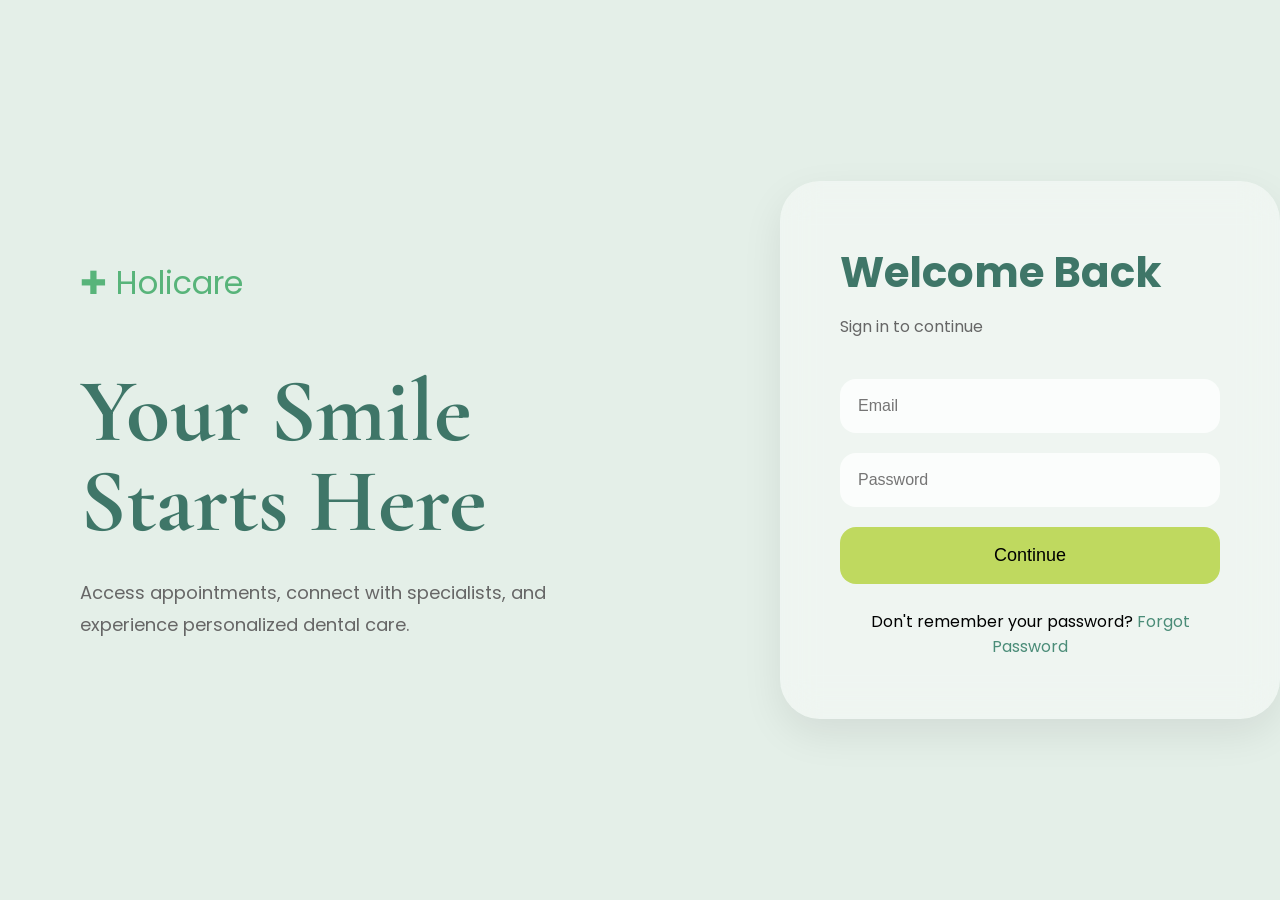
<file: frontend/Pages/login.html>
<!DOCTYPE html>
<html lang="en">

<head>

<meta charset="UTF-8">

<meta name="viewport"
content="width=device-width, initial-scale=1.0">

<title>Login | Holicare</title>

<link rel="stylesheet"
href="../css/login.css">

<link href="https://fonts.googleapis.com/css2?family=Cormorant+Garamond:wght@500&family=Poppins:wght@300;400;500&display=swap"
rel="stylesheet">

</head>

<body>

<div class="page">

<div class="left-section">

<div class="logo">

✚ Holicare

</div>

<h1>

Your Smile <br>

Starts Here

</h1>

<p>

Access appointments, connect with specialists,
and experience personalized dental care.

</p>

</div>
<div class="popup-overlay" id="popup">
    <div class="popup-content">
        <h4 class="popup-heading">Kindly enter your email address</h4>

        <input
            type="email"
            id="email"
            placeholder="Enter your email address"
        >

        <div class="buttons">
            <button id="submitBtn">Submit</button>
            <button id="closeBtn">Cancel</button>
        </div>
    </div>
</div>


<div class="login-card">

<h2>

Welcome Back

</h2>

<p>

Sign in to continue

</p>

<form id="loginForm">

<input
type="email"
placeholder="Email"
required
>

<input
type="password"
placeholder="Password"
required
>
<!-- 

<select id="role">

<option value="guest">

Continue as Guest

</option>

<option value="client">

Client

</option>

<option value="dentist">

Dentist

</option>

</select> -->


<button>

Continue

</button>

</form>

<div class="footer-text">

Don't remember your password?
<a href="#" id="ForgotPasswordLink">

Forgot Password</a>



</div>

</div>

</div>

<script src="../js/login.js"></script>

</body>

</html>
</file>
<file: frontend/css/login.css>
*{

margin:0;

padding:0;

box-sizing:border-box;

}

body{

font-family:Poppins;

background:#e4efe8;

height:100vh;

overflow:hidden;

}

.page{

display:flex;

height:100vh;

}


/* LEFT */

.left-section{

flex:1;

padding:80px;

display:flex;

flex-direction:column;

justify-content:center;

}

.logo{

font-size:32px;

color:#58b47a;

margin-bottom:60px;

}

.left-section h1{

font-family:
'Cormorant Garamond',
serif;

font-size:90px;

color:#3f7668;

line-height:1;

}

.left-section p{

margin-top:30px;

max-width:500px;

color:#666;

font-size:18px;

line-height:1.8;

}


/* CARD */

.login-card{

width:500px;

margin:auto;

padding:60px;

background:
rgba(255,255,255,.4);

backdrop-filter:
blur(18px);

border-radius:40px;

box-shadow:
0 15px 40px rgba(0,0,0,.08);

}

.login-card h2{

font-size:42px;

color:#3f7668;

}

.login-card p{

margin-top:10px;

margin-bottom:40px;

color:#666;

}


input,
select{

width:100%;

padding:18px;

margin-bottom:20px;

border:none;

border-radius:16px;

background:
rgba(255,255,255,.75);

font-size:16px;

}


button{

width:100%;

padding:18px;

background:#bfd95f;

border:none;

border-radius:16px;

font-size:18px;

cursor:pointer;

}

button:hover{

transform:
translateY(-2px);

}

.footer-text{

text-align:center;

margin-top:25px;

}

.footer-text a{

color:#4b8c78;

text-decoration:none;

}

@media(max-width:900px){

.page{

flex-direction:column;

}

.left-section{

padding:40px;

}

.left-section h1{

font-size:60px;

}

.login-card{

width:90%;

margin-bottom:40px;

}

}
.popup-overlay {
    display: none;
    position: fixed;
    top: 0;
    left: 0;
    width: 100%;
    height: 100%;

    background: rgba(0, 0, 0, 0.5);

    justify-content: center;
    align-items: center;
    z-index: 9999;
}

.popup-content {
    background: white;
    padding: 25px;
    border-radius: 10px;
    width: 350px;
    text-align: center;
}

.popup-content input {
    width: 90%;
    padding: 10px;
    margin: 15px 0;
}

.buttons {
    display: flex;
    justify-content: center;
    gap: 10px;
}

.popup-content h4 {
    color: #4b8c78;
}
</file>
